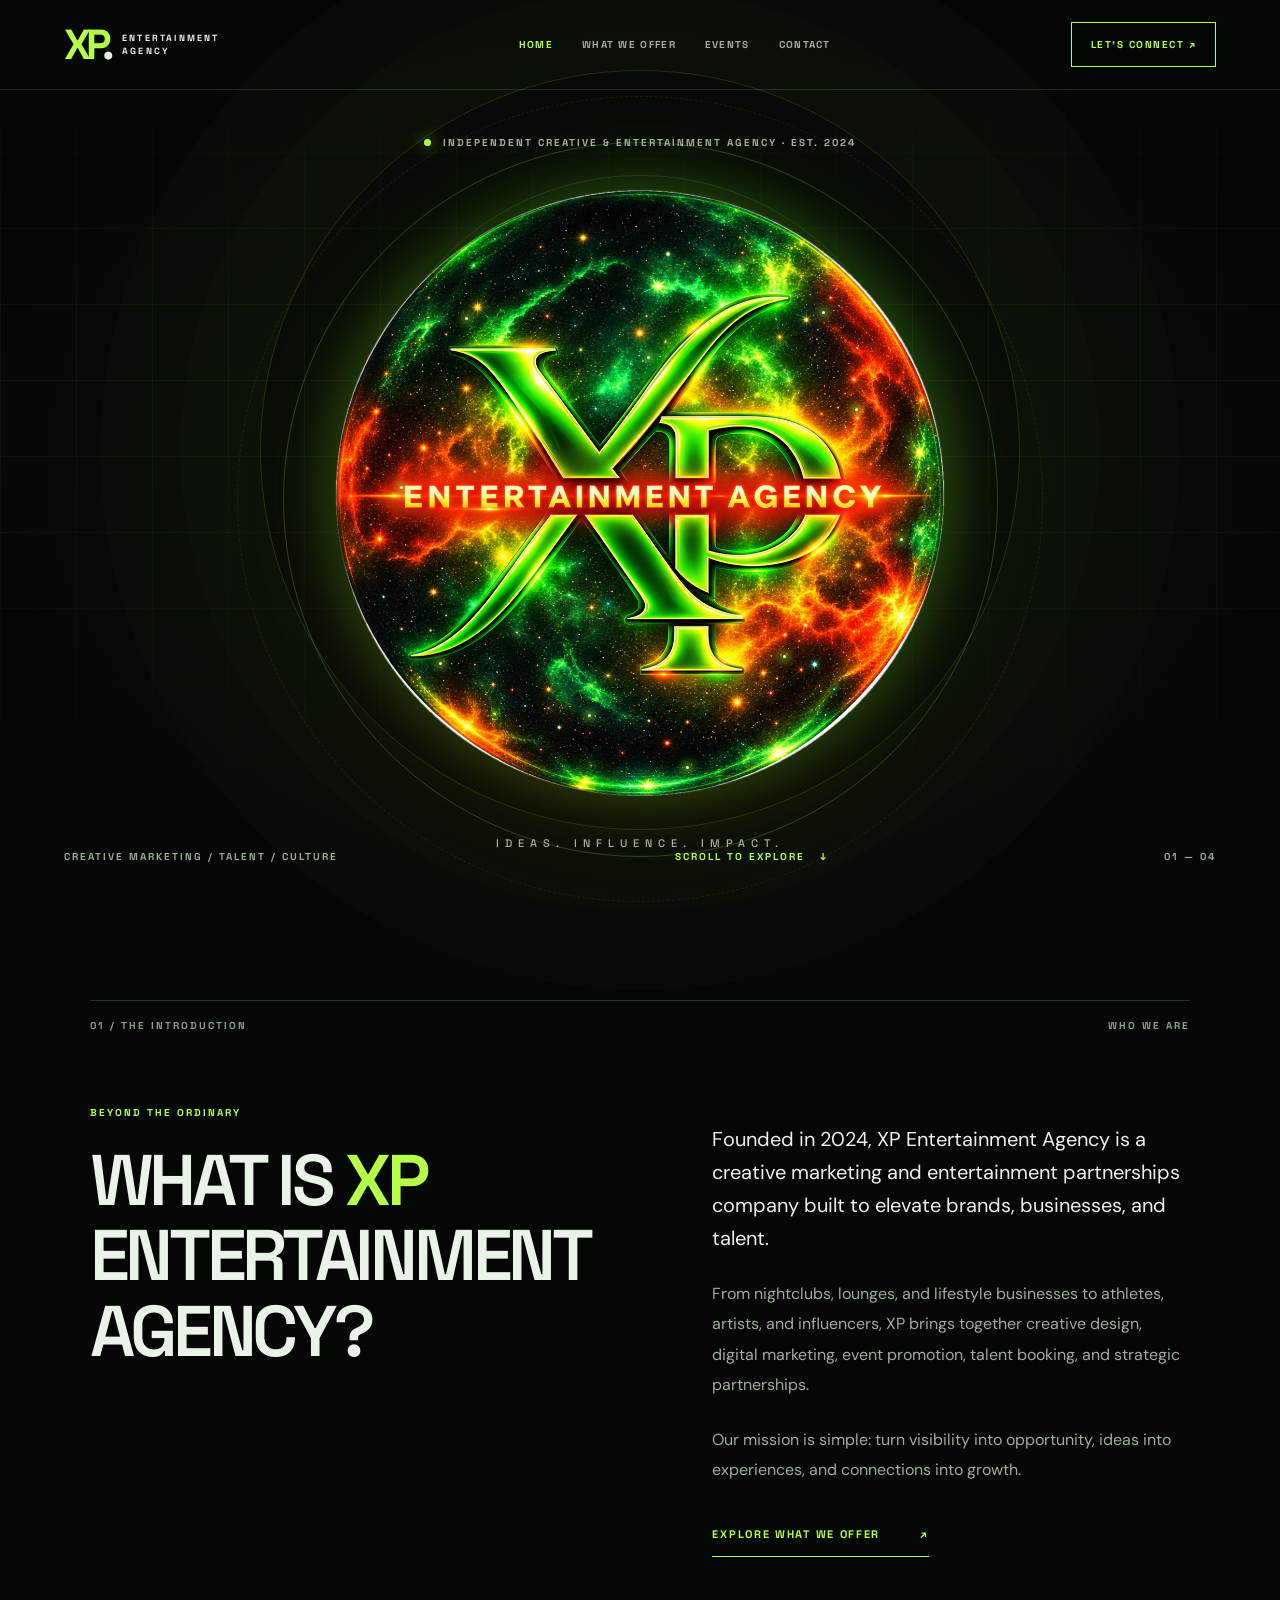
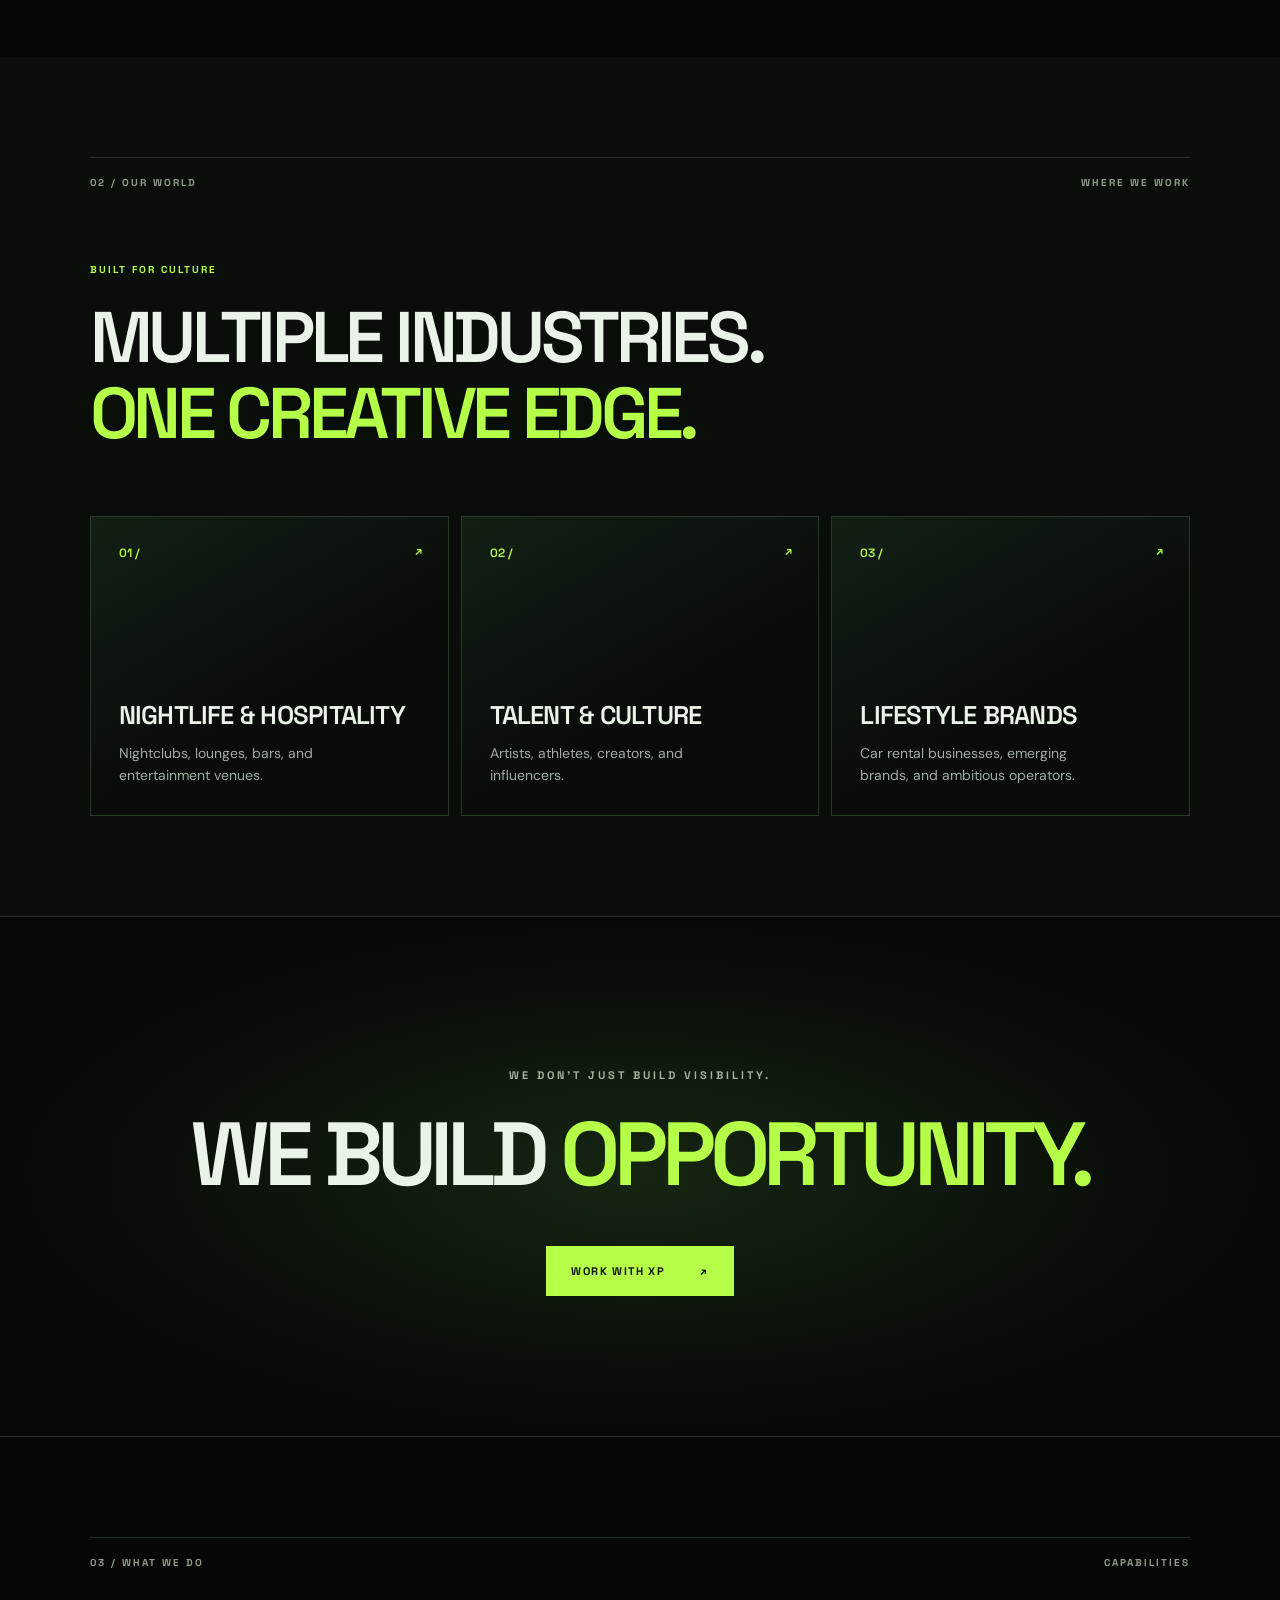
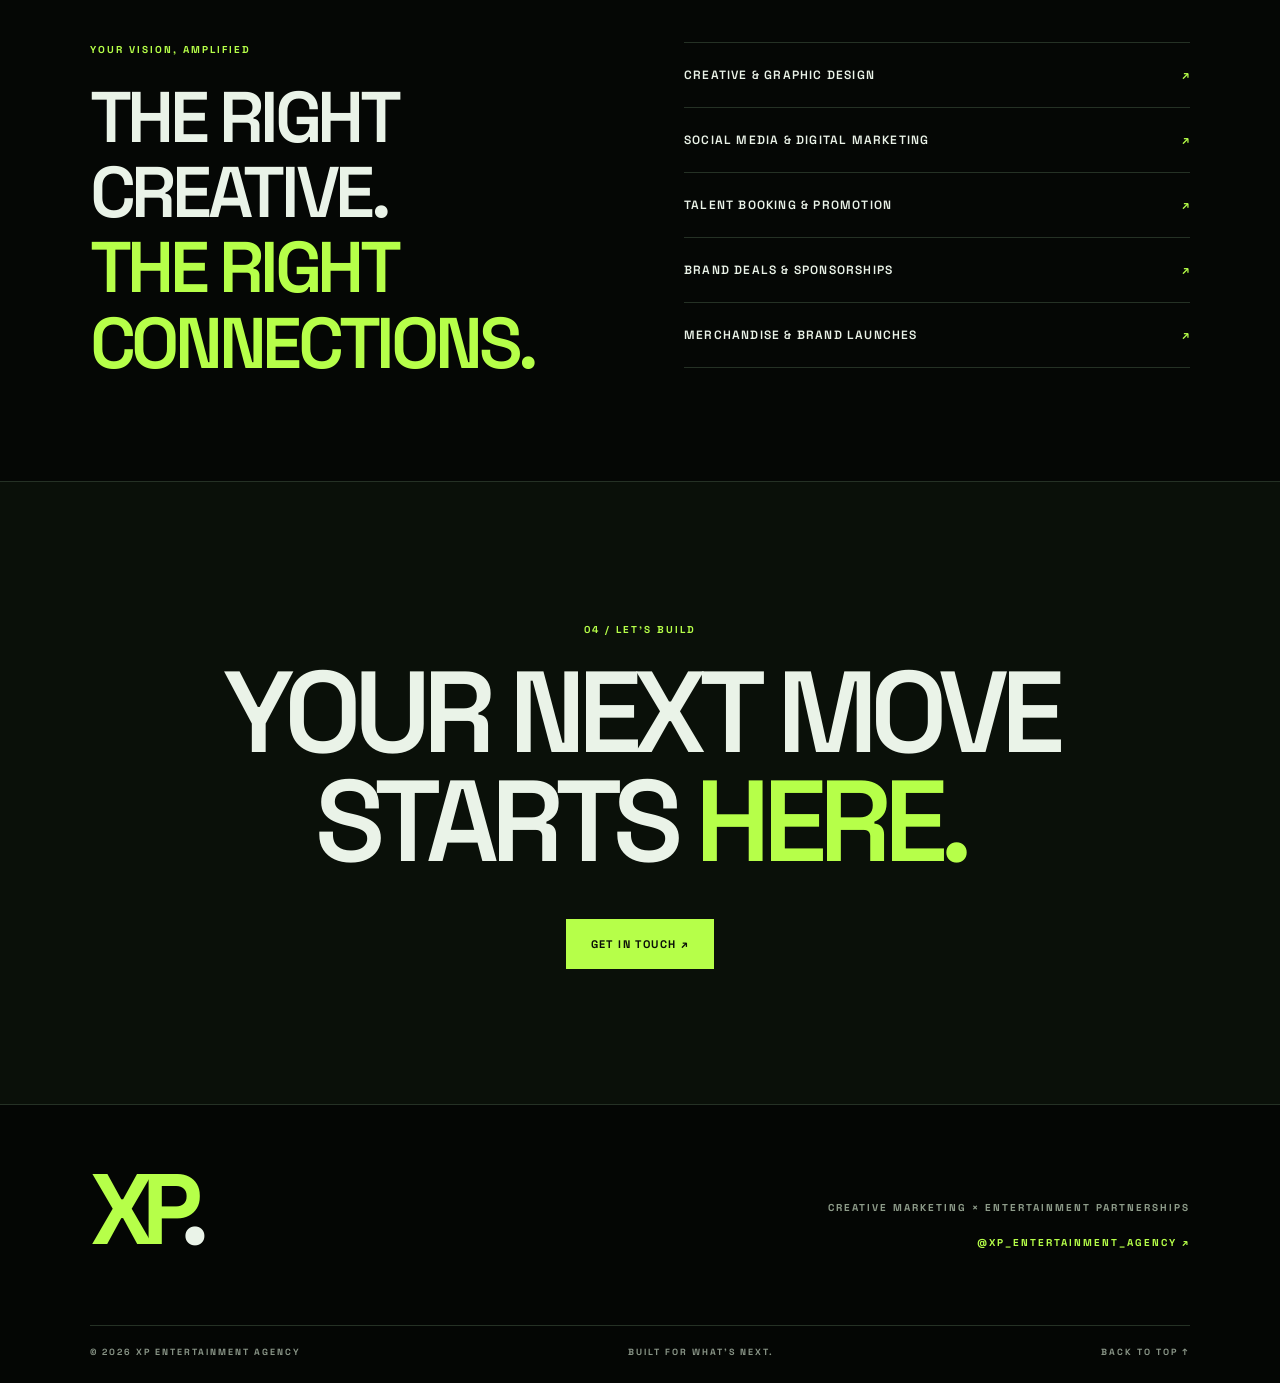
<file: index.html>
<!doctype html><html lang="en"><head><meta charset="utf-8"><meta name="viewport" content="width=device-width, initial-scale=1"><meta name="theme-color" content="#050705"><meta name="description" content="XP Entertainment Agency — creative marketing, nightlife, talent, sponsorships and brand partnerships."><title>Home | XP Entertainment Agency</title><link rel="preconnect" href="https://fonts.googleapis.com"><link rel="preconnect" href="https://fonts.gstatic.com" crossorigin><link href="https://fonts.googleapis.com/css2?family=DM+Sans:wght@400;500;600;700&family=Space+Grotesk:wght@400;500;600;700&display=swap" rel="stylesheet"><link rel="stylesheet" href="styles.css"></head><body><div class="site-shell"><header class="site-header"><a class="header-logo" href="index.html" aria-label="XP Entertainment Agency home"><span class="mark">XP<span class="mark-dot">.</span></span><span class="brand-small">ENTERTAINMENT<br>AGENCY</span></a><button class="menu-button" type="button" aria-label="Open navigation" aria-expanded="false" aria-controls="main-nav"><span></span><span></span></button><nav id="main-nav" class="nav" aria-label="Main navigation"><a class="nav-link active" href="index.html">HOME</a><a class="nav-link " href="services/">WHAT WE OFFER</a><a class="nav-link " href="events/">EVENTS</a><a class="nav-link " href="contact/">CONTACT</a></nav><a class="header-contact" href="contact/">LET'S CONNECT <span aria-hidden="true">↗</span></a></header><main><section class="hero" id="top"><div class="hero-grid"></div><div class="hero-orb orb-one"></div><div class="hero-orb orb-two"></div><div class="hero-content hero-content-cosmic"><p class="eyebrow"><span class="pulse"></span> INDEPENDENT CREATIVE & ENTERTAINMENT AGENCY · EST. 2024</p><div class="cosmic-stage"><div class="cosmic-aura"></div><div class="cosmic-ring cosmic-ring-one"></div><div class="cosmic-ring cosmic-ring-two"></div><div class="cosmic-particles" aria-hidden="true"><i></i><i></i><i></i><i></i><i></i><i></i><i></i><i></i><i></i><i></i><i></i><i></i></div><img class="cosmic-logo" src="assets/xp-cosmic-logo.png" alt="XP Entertainment Agency cosmic green and orange logo"></div><p class="hero-tagline">IDEAS. INFLUENCE. IMPACT.</p></div><div class="hero-bottom"><span>CREATIVE MARKETING / TALENT / CULTURE</span><a href="#who-we-are">SCROLL TO EXPLORE <span>↓</span></a><span>01 — 04</span></div></section><section class="intro section" id="who-we-are"><div class="section-topline"><span>01 / THE INTRODUCTION</span><span>WHO WE ARE</span></div><div class="intro-grid"><div><p class="section-kicker">BEYOND THE ORDINARY</p><h1 class="display-heading">WHAT IS <span>XP</span> ENTERTAINMENT AGENCY?</h1></div><div class="intro-copy"><p class="lead">Founded in 2024, XP Entertainment Agency is a creative marketing and entertainment partnerships company built to elevate brands, businesses, and talent.</p><p>From nightclubs, lounges, and lifestyle businesses to athletes, artists, and influencers, XP brings together creative design, digital marketing, event promotion, talent booking, and strategic partnerships.</p><p>Our mission is simple: turn visibility into opportunity, ideas into experiences, and connections into growth.</p><a class="inline-link" href="services/">EXPLORE WHAT WE OFFER <span>↗</span></a></div></div></section><section class="focus section"><div class="section-topline"><span>02 / OUR WORLD</span><span>WHERE WE WORK</span></div><div class="focus-heading"><p class="section-kicker">BUILT FOR CULTURE</p><h2 class="display-heading">MULTIPLE INDUSTRIES.<br><span>ONE CREATIVE EDGE.</span></h2></div><div class="industry-grid"><article class="industry"><span>01 /</span><h3>NIGHTLIFE & HOSPITALITY</h3><p>Nightclubs, lounges, bars, and entertainment venues.</p><div class="industry-arrow">↗</div></article><article class="industry"><span>02 /</span><h3>TALENT & CULTURE</h3><p>Artists, athletes, creators, and influencers.</p><div class="industry-arrow">↗</div></article><article class="industry"><span>03 /</span><h3>LIFESTYLE BRANDS</h3><p>Car rental businesses, emerging brands, and ambitious operators.</p><div class="industry-arrow">↗</div></article></div></section><section class="statement-section"><p>WE DON'T JUST BUILD VISIBILITY.</p><h2>WE BUILD <em>OPPORTUNITY.</em></h2><a class="pill-button" href="contact/">WORK WITH XP <span>↗</span></a></section><section class="preview section"><div class="section-topline"><span>03 / WHAT WE DO</span><span>CAPABILITIES</span></div><div class="preview-layout"><div><p class="section-kicker">YOUR VISION, AMPLIFIED</p><h2 class="display-heading">THE RIGHT CREATIVE.<br><span>THE RIGHT CONNECTIONS.</span></h2></div><div class="service-teaser"><a href="services/"><span>CREATIVE & GRAPHIC DESIGN</span><span>↗</span></a><a href="services/"><span>SOCIAL MEDIA & DIGITAL MARKETING</span><span>↗</span></a><a href="services/"><span>TALENT BOOKING & PROMOTION</span><span>↗</span></a><a href="services/"><span>BRAND DEALS & SPONSORSHIPS</span><span>↗</span></a><a href="services/"><span>MERCHANDISE & BRAND LAUNCHES</span><span>↗</span></a></div></div></section><section class="bottom-cta section"><span class="section-kicker">04 / LET'S BUILD</span><h2>YOUR NEXT MOVE<br>STARTS <span>HERE.</span></h2><a class="pill-button" href="contact/">GET IN TOUCH ↗</a></section></main><footer class="footer"><div class="footer-top"><a class="footer-brand" href="index.html">XP<span>.</span></a><div class="footer-meta"><span>CREATIVE MARKETING × ENTERTAINMENT PARTNERSHIPS</span><a href="https://www.instagram.com/xp_entertainment_agency/" target="_blank" rel="noopener noreferrer">@XP_ENTERTAINMENT_AGENCY ↗</a></div></div><div class="footer-bottom"><span>© <span id="year"></span> XP ENTERTAINMENT AGENCY</span><span>BUILT FOR WHAT'S NEXT.</span><a href="#top">BACK TO TOP ↑</a></div></footer></div><script src="script.js"></script></body></html>
</file>
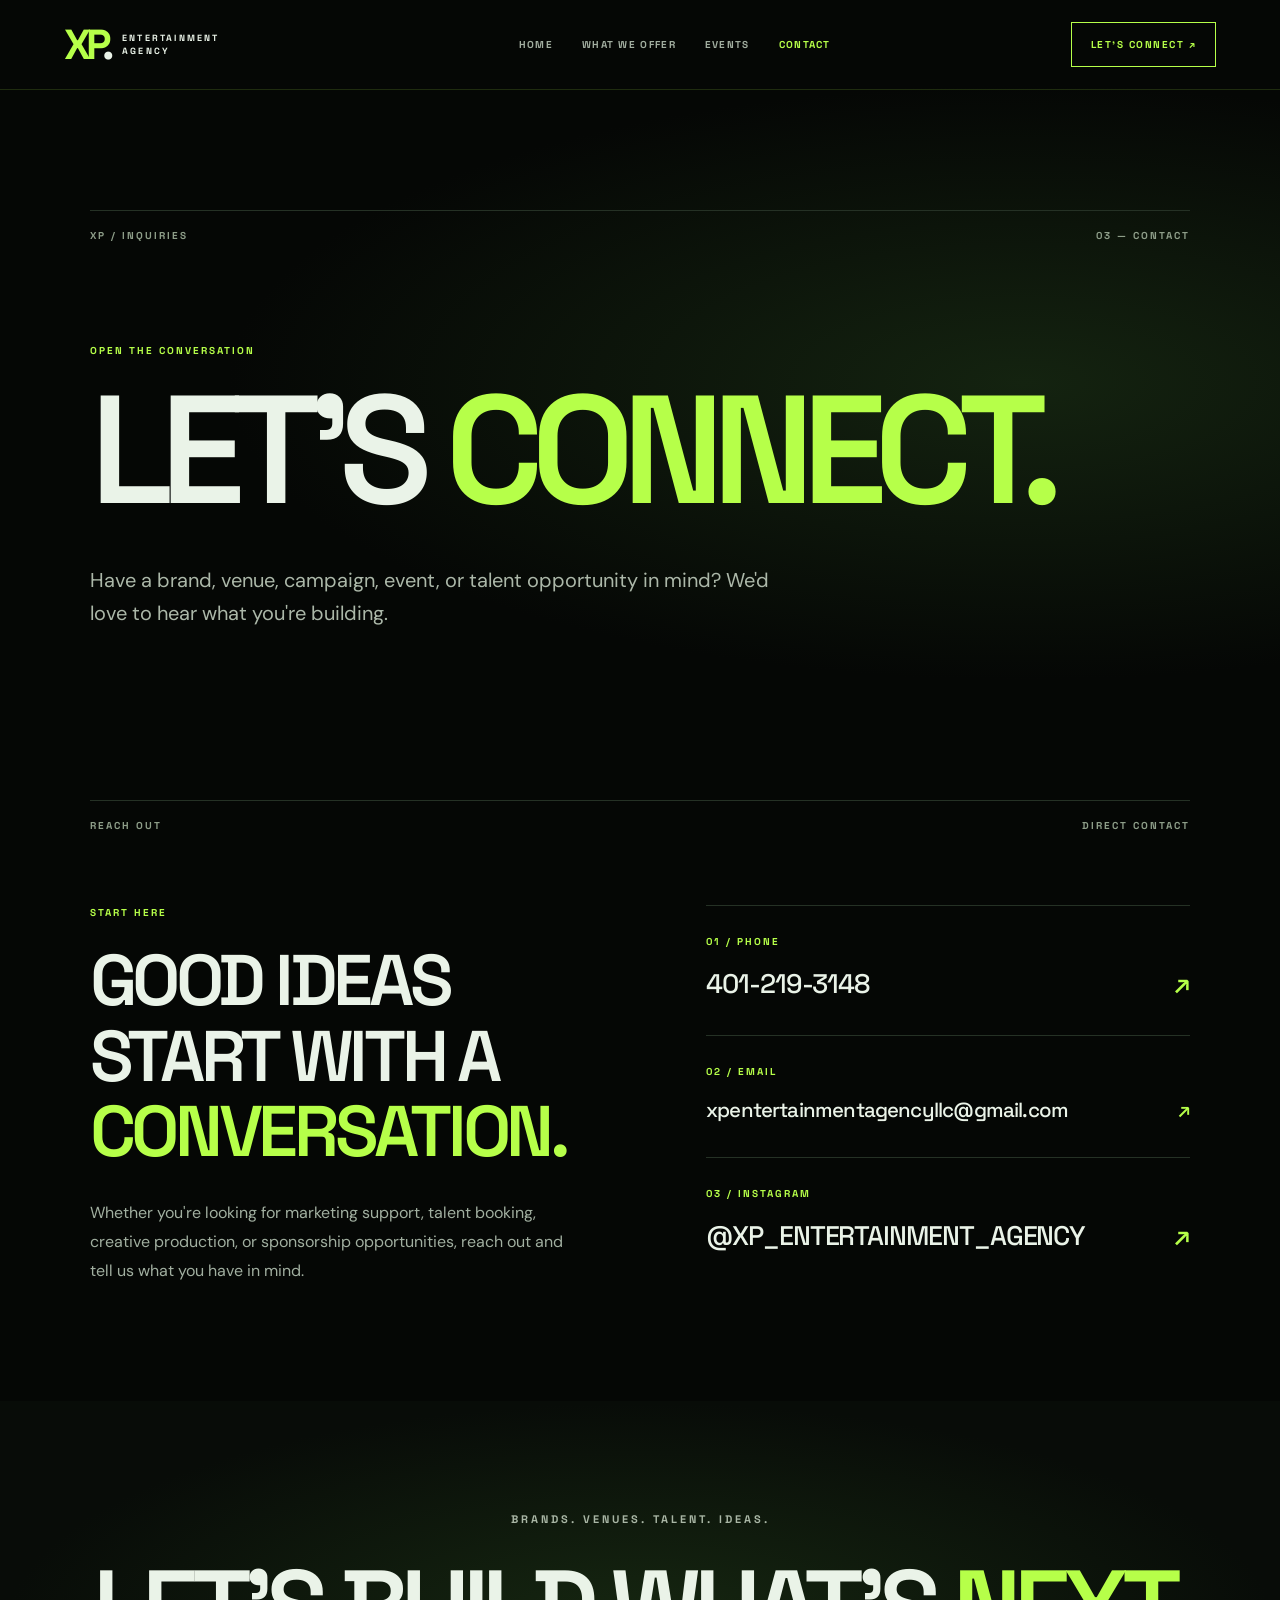
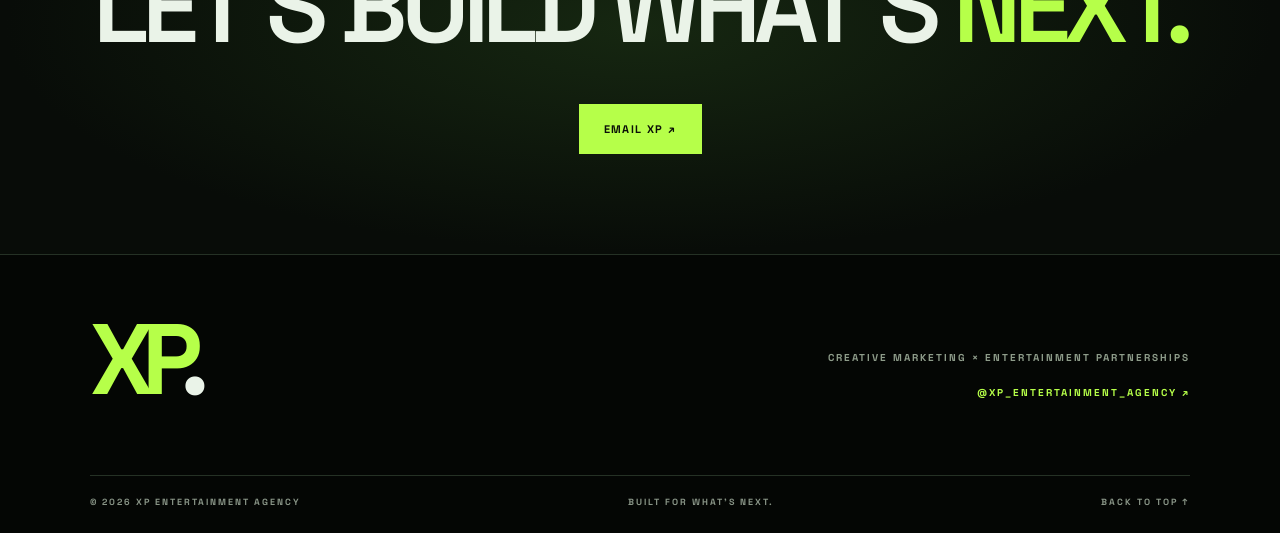
<file: contact/index.html>
<!doctype html><html lang="en"><head><meta charset="utf-8"><meta name="viewport" content="width=device-width, initial-scale=1"><meta name="theme-color" content="#050705"><meta name="description" content="Contact XP Entertainment Agency about marketing, entertainment, talent, events and sponsorships."><title>Contact | XP Entertainment Agency</title><link rel="preconnect" href="https://fonts.googleapis.com"><link rel="preconnect" href="https://fonts.gstatic.com" crossorigin><link href="https://fonts.googleapis.com/css2?family=DM+Sans:wght@400;500;600;700&family=Space+Grotesk:wght@400;500;600;700&display=swap" rel="stylesheet"><link rel="stylesheet" href="../styles.css"></head><body><div class="site-shell"><header class="site-header"><a class="header-logo" href="../index.html" aria-label="XP Entertainment Agency home"><span class="mark">XP<span class="mark-dot">.</span></span><span class="brand-small">ENTERTAINMENT<br>AGENCY</span></a><button class="menu-button" type="button" aria-label="Open navigation" aria-expanded="false" aria-controls="main-nav"><span></span><span></span></button><nav id="main-nav" class="nav" aria-label="Main navigation"><a class="nav-link " href="../index.html">HOME</a><a class="nav-link " href="../services/">WHAT WE OFFER</a><a class="nav-link " href="../events/">EVENTS</a><a class="nav-link active" href="../contact/">CONTACT</a></nav><a class="header-contact" href="../contact/">LET'S CONNECT <span aria-hidden="true">↗</span></a></header><main><section class="page-hero section" id="top"><div class="section-topline"><span>XP / INQUIRIES</span><span>03 — CONTACT</span></div><p class="section-kicker">OPEN THE CONVERSATION</p><h1 class="page-title">LET'S <span>CONNECT.</span></h1><p class="page-intro">Have a brand, venue, campaign, event, or talent opportunity in mind? We'd love to hear what you're building.</p></section><section class="section contact-section"><div class="section-topline"><span>REACH OUT</span><span>DIRECT CONTACT</span></div><div class="contact-layout"><div><p class="section-kicker">START HERE</p><h2 class="display-heading">GOOD IDEAS<br>START WITH A <span>CONVERSATION.</span></h2><p class="contact-copy">Whether you're looking for marketing support, talent booking, creative production, or sponsorship opportunities, reach out and tell us what you have in mind.</p></div><div class="contact-methods"><div class="contact-method"><span>01 / PHONE</span><a href="tel:+14012193148">401-219-3148 <span>↗</span></a></div><div class="contact-method"><span>02 / EMAIL</span><a class="email-link" href="mailto:xpentertainmentagencyllc@gmail.com">xpentertainmentagencyllc@gmail.com <span>↗</span></a></div><div class="contact-method"><span>03 / INSTAGRAM</span><a href="https://www.instagram.com/xp_entertainment_agency/" target="_blank" rel="noopener noreferrer">@XP_ENTERTAINMENT_AGENCY <span>↗</span></a></div></div></div></section><section class="contact-banner section"><p>BRANDS. VENUES. TALENT. IDEAS.</p><h2>LET'S BUILD WHAT'S <span>NEXT.</span></h2><a class="pill-button" href="mailto:xpentertainmentagencyllc@gmail.com?subject=XP%20Entertainment%20Agency%20Inquiry">EMAIL XP ↗</a></section></main><footer class="footer"><div class="footer-top"><a class="footer-brand" href="../index.html">XP<span>.</span></a><div class="footer-meta"><span>CREATIVE MARKETING × ENTERTAINMENT PARTNERSHIPS</span><a href="https://www.instagram.com/xp_entertainment_agency/" target="_blank" rel="noopener noreferrer">@XP_ENTERTAINMENT_AGENCY ↗</a></div></div><div class="footer-bottom"><span>© <span id="year"></span> XP ENTERTAINMENT AGENCY</span><span>BUILT FOR WHAT'S NEXT.</span><a href="#top">BACK TO TOP ↑</a></div></footer></div><script src="../script.js"></script></body></html>
</file>
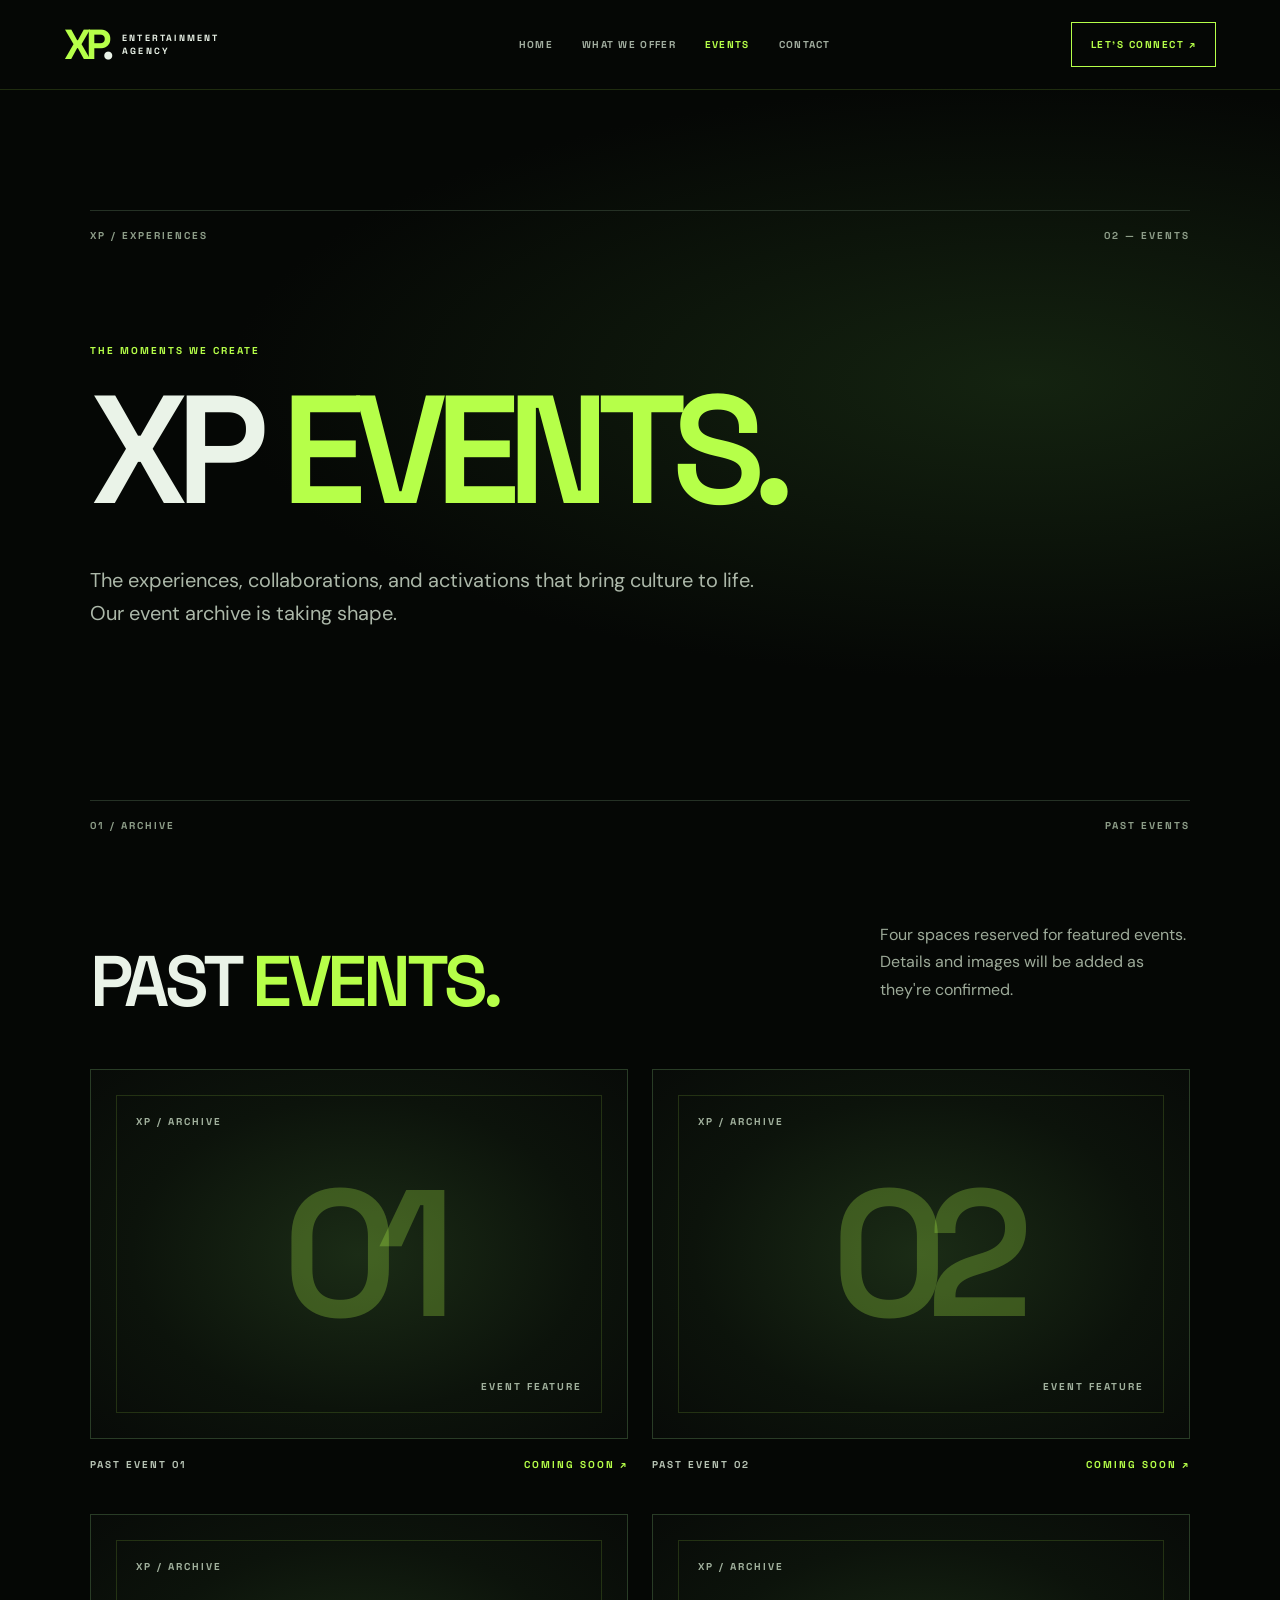
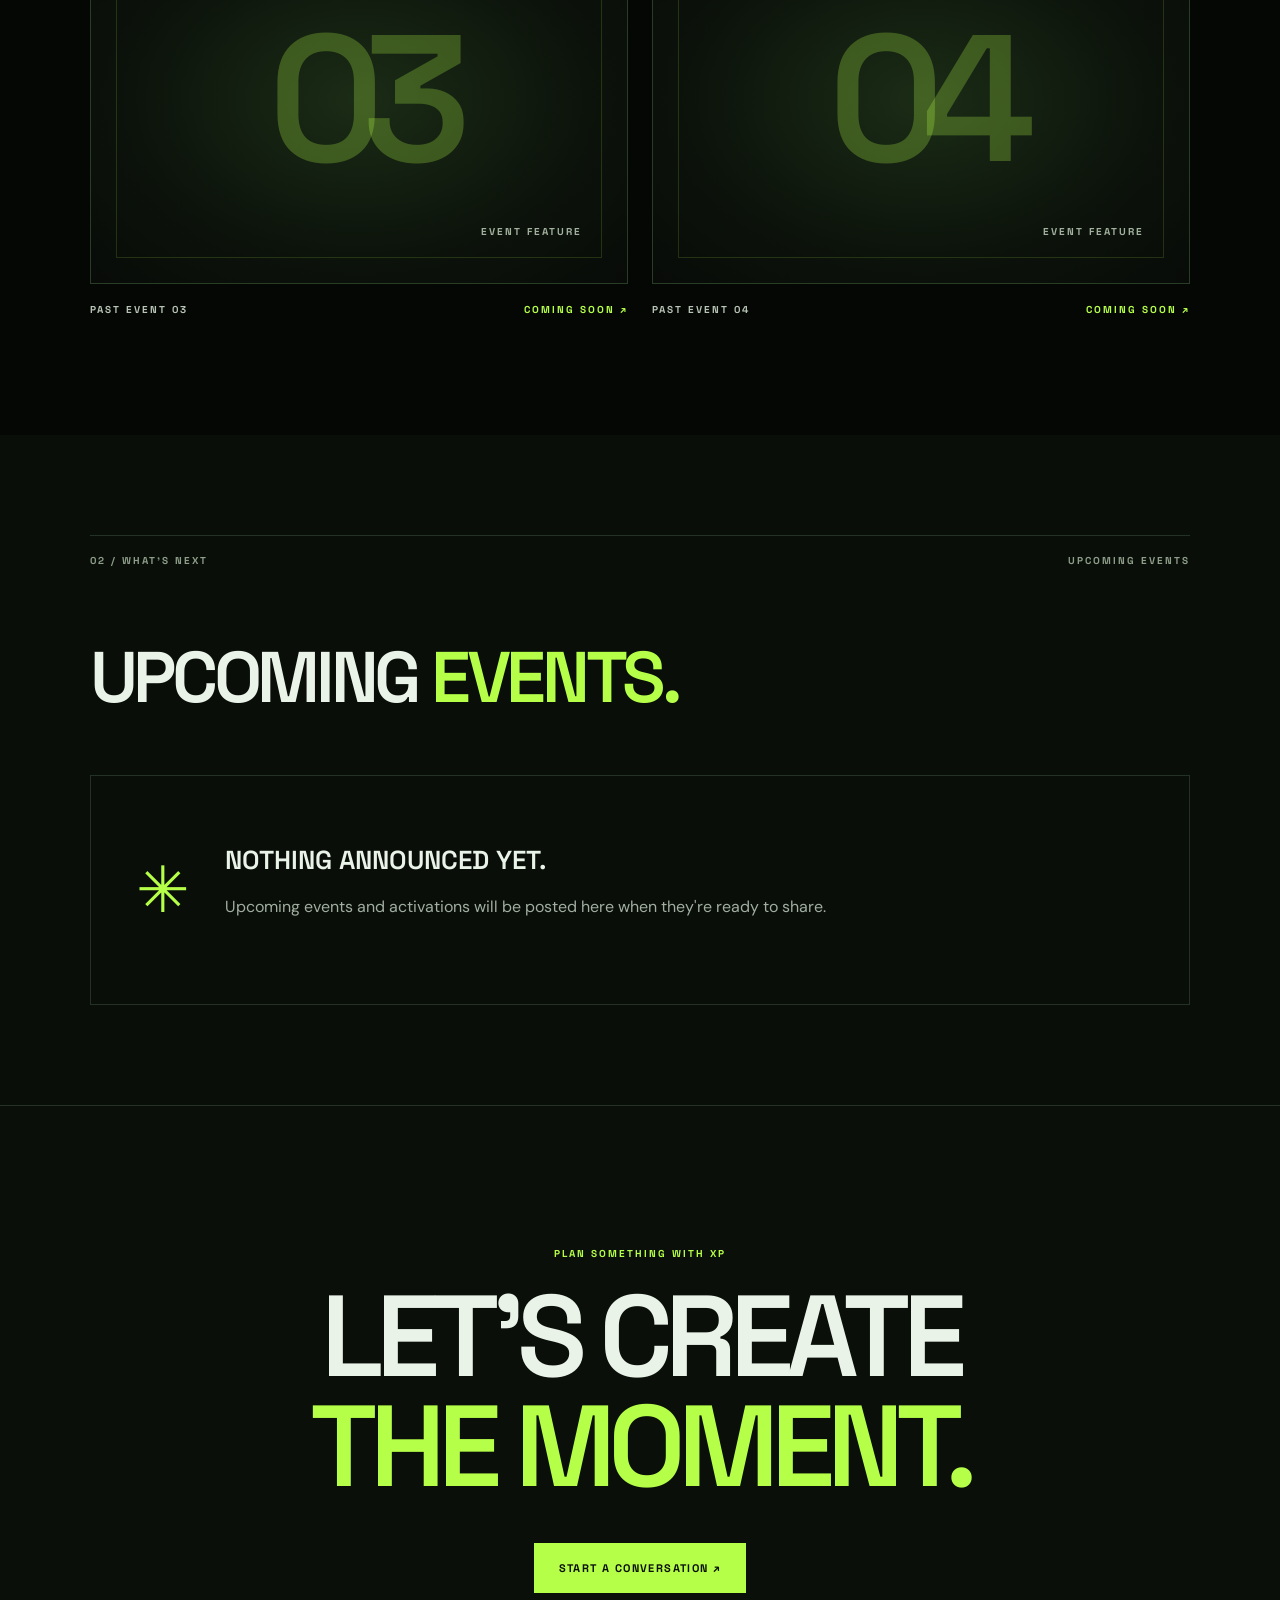
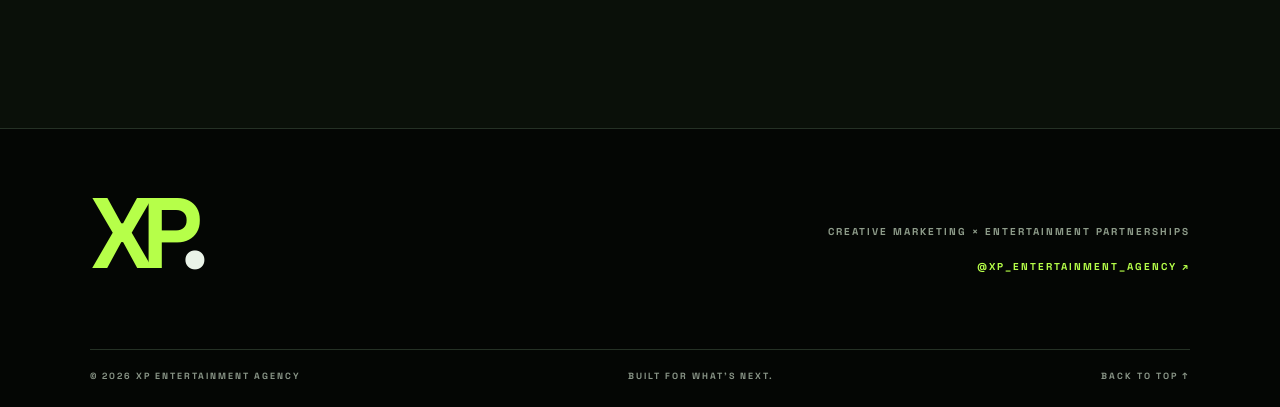
<file: events/index.html>
<!doctype html><html lang="en"><head><meta charset="utf-8"><meta name="viewport" content="width=device-width, initial-scale=1"><meta name="theme-color" content="#050705"><meta name="description" content="Explore past and upcoming XP Entertainment Agency events and collaborations."><title>Events | XP Entertainment Agency</title><link rel="preconnect" href="https://fonts.googleapis.com"><link rel="preconnect" href="https://fonts.gstatic.com" crossorigin><link href="https://fonts.googleapis.com/css2?family=DM+Sans:wght@400;500;600;700&family=Space+Grotesk:wght@400;500;600;700&display=swap" rel="stylesheet"><link rel="stylesheet" href="../styles.css"></head><body><div class="site-shell"><header class="site-header"><a class="header-logo" href="../index.html" aria-label="XP Entertainment Agency home"><span class="mark">XP<span class="mark-dot">.</span></span><span class="brand-small">ENTERTAINMENT<br>AGENCY</span></a><button class="menu-button" type="button" aria-label="Open navigation" aria-expanded="false" aria-controls="main-nav"><span></span><span></span></button><nav id="main-nav" class="nav" aria-label="Main navigation"><a class="nav-link " href="../index.html">HOME</a><a class="nav-link " href="../services/">WHAT WE OFFER</a><a class="nav-link active" href="../events/">EVENTS</a><a class="nav-link " href="../contact/">CONTACT</a></nav><a class="header-contact" href="../contact/">LET'S CONNECT <span aria-hidden="true">↗</span></a></header><main><section class="page-hero section" id="top"><div class="section-topline"><span>XP / EXPERIENCES</span><span>02 — EVENTS</span></div><p class="section-kicker">THE MOMENTS WE CREATE</p><h1 class="page-title">XP <span>EVENTS.</span></h1><p class="page-intro">The experiences, collaborations, and activations that bring culture to life. Our event archive is taking shape.</p></section><section class="section event-section"><div class="section-topline"><span>01 / ARCHIVE</span><span>PAST EVENTS</span></div><div class="event-section-heading"><h2 class="display-heading">PAST <span>EVENTS.</span></h2><p>Four spaces reserved for featured events. Details and images will be added as they're confirmed.</p></div><div class="event-grid"><article class="event-placeholder"><div class="placeholder-design"><span>XP / ARCHIVE</span><strong>01</strong><small>EVENT FEATURE</small></div><div class="placeholder-caption"><span>PAST EVENT 01</span><span>COMING SOON ↗</span></div></article><article class="event-placeholder"><div class="placeholder-design"><span>XP / ARCHIVE</span><strong>02</strong><small>EVENT FEATURE</small></div><div class="placeholder-caption"><span>PAST EVENT 02</span><span>COMING SOON ↗</span></div></article><article class="event-placeholder"><div class="placeholder-design"><span>XP / ARCHIVE</span><strong>03</strong><small>EVENT FEATURE</small></div><div class="placeholder-caption"><span>PAST EVENT 03</span><span>COMING SOON ↗</span></div></article><article class="event-placeholder"><div class="placeholder-design"><span>XP / ARCHIVE</span><strong>04</strong><small>EVENT FEATURE</small></div><div class="placeholder-caption"><span>PAST EVENT 04</span><span>COMING SOON ↗</span></div></article></div></section><section class="section upcoming"><div class="section-topline"><span>02 / WHAT'S NEXT</span><span>UPCOMING EVENTS</span></div><h2 class="display-heading">UPCOMING <span>EVENTS.</span></h2><div class="empty-state"><span class="empty-icon">✳</span><div><h3>NOTHING ANNOUNCED YET.</h3><p>Upcoming events and activations will be posted here when they're ready to share.</p></div></div></section><section class="bottom-cta section"><span class="section-kicker">PLAN SOMETHING WITH XP</span><h2>LET'S CREATE<br><span>THE MOMENT.</span></h2><a class="pill-button" href="../contact/">START A CONVERSATION ↗</a></section></main><footer class="footer"><div class="footer-top"><a class="footer-brand" href="../index.html">XP<span>.</span></a><div class="footer-meta"><span>CREATIVE MARKETING × ENTERTAINMENT PARTNERSHIPS</span><a href="https://www.instagram.com/xp_entertainment_agency/" target="_blank" rel="noopener noreferrer">@XP_ENTERTAINMENT_AGENCY ↗</a></div></div><div class="footer-bottom"><span>© <span id="year"></span> XP ENTERTAINMENT AGENCY</span><span>BUILT FOR WHAT'S NEXT.</span><a href="#top">BACK TO TOP ↑</a></div></footer></div><script src="../script.js"></script></body></html>
</file>
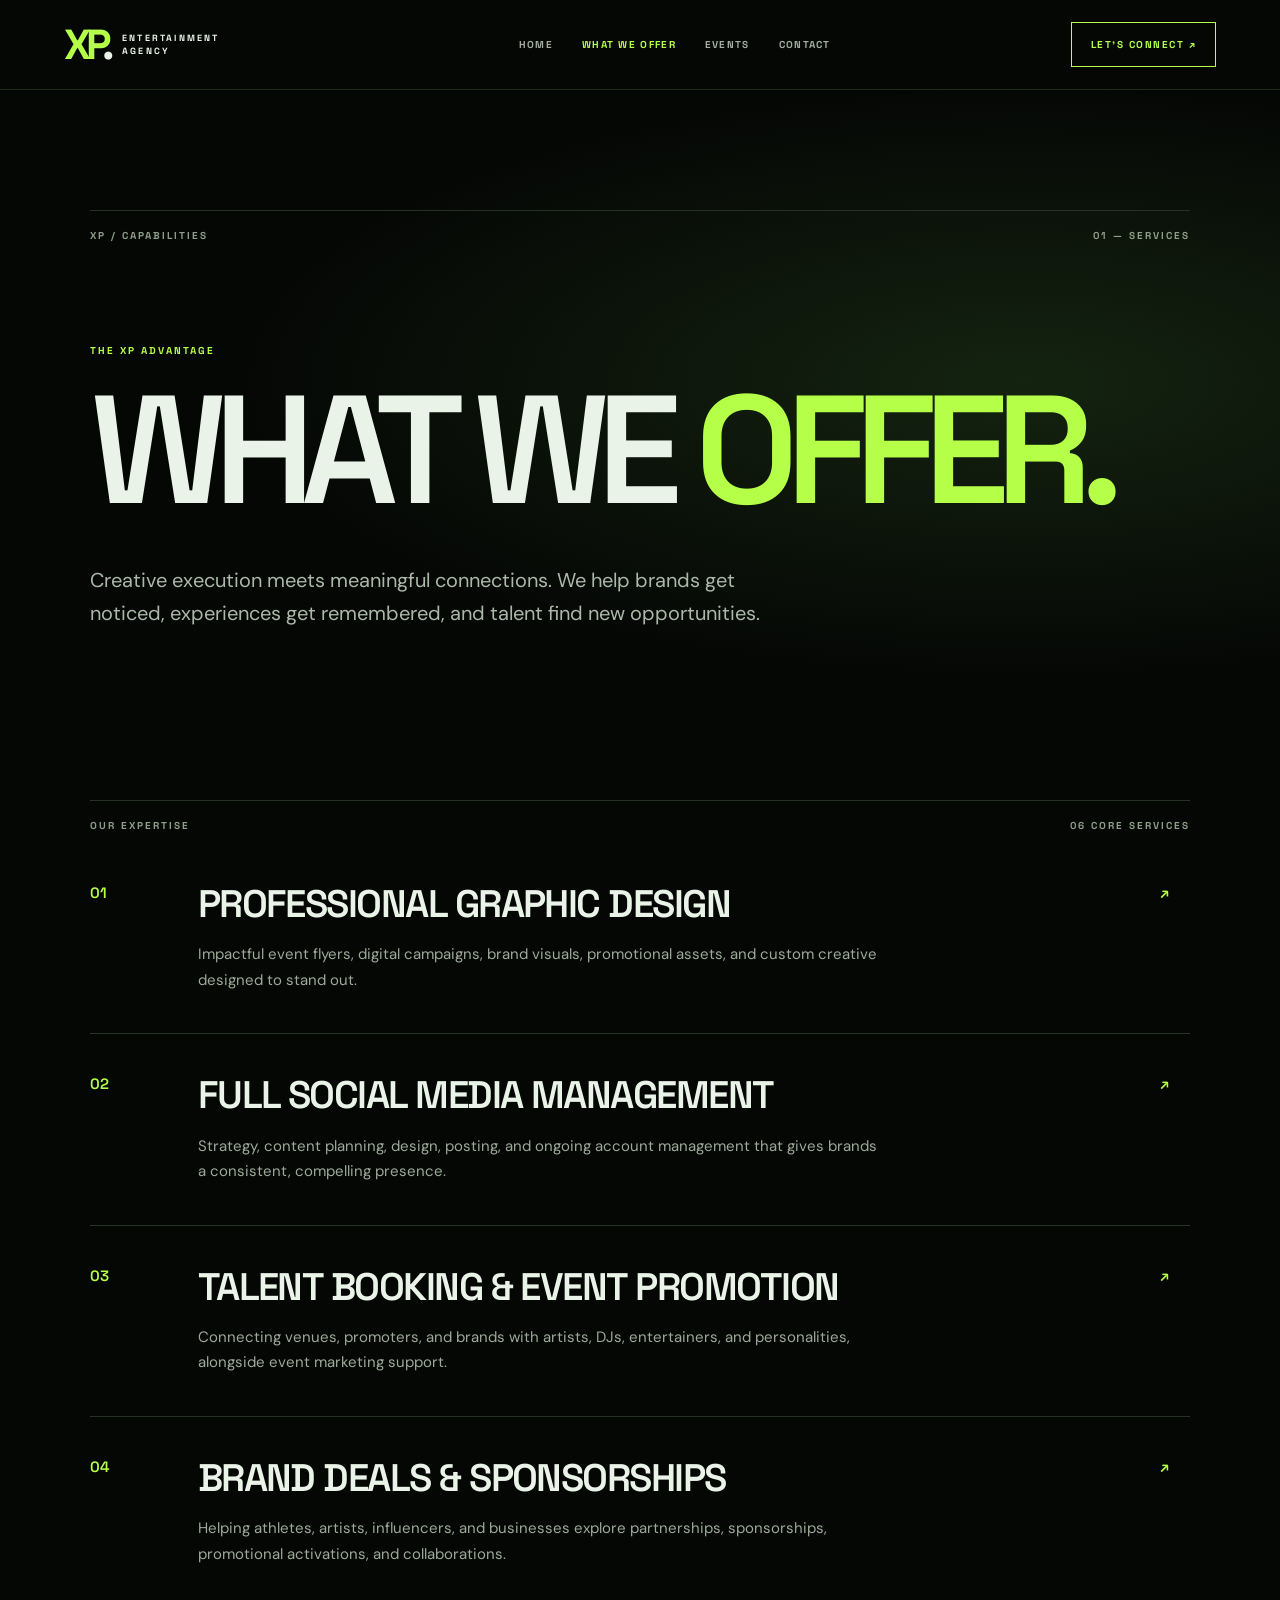
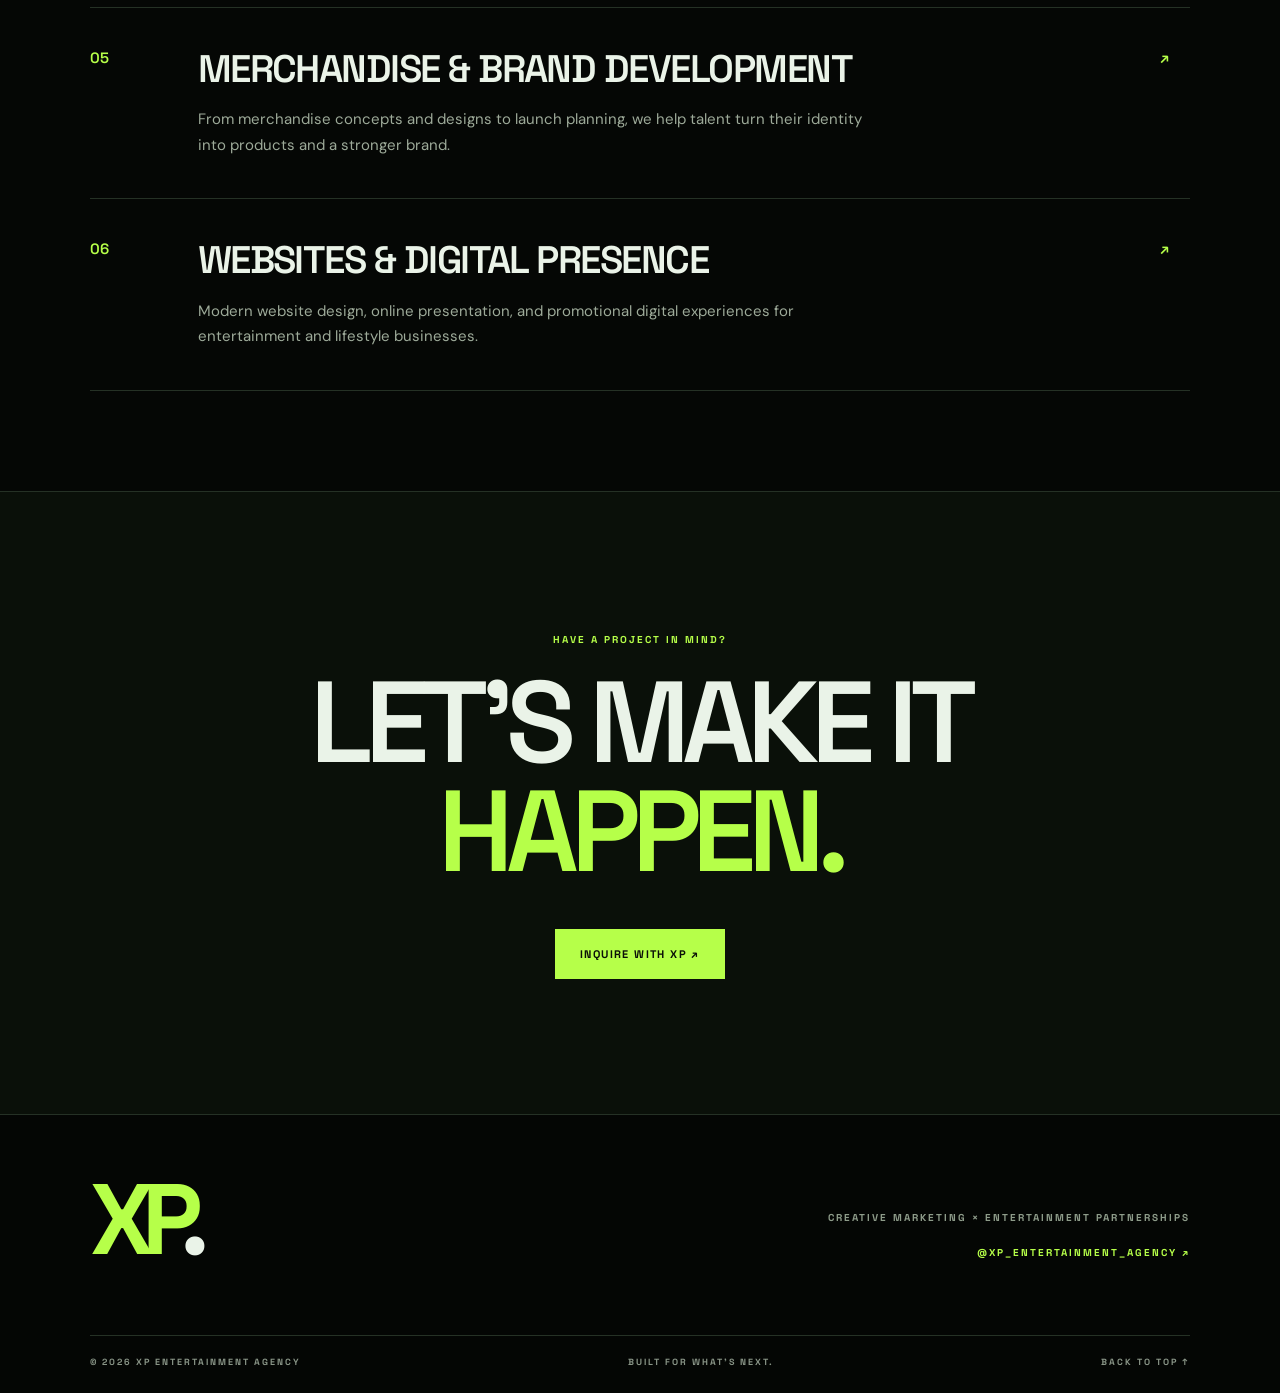
<file: services/index.html>
<!doctype html><html lang="en"><head><meta charset="utf-8"><meta name="viewport" content="width=device-width, initial-scale=1"><meta name="theme-color" content="#050705"><meta name="description" content="Explore XP Entertainment Agency services: graphic design, social media, talent booking, brand deals, merchandise and websites."><title>What We Offer | XP Entertainment Agency</title><link rel="preconnect" href="https://fonts.googleapis.com"><link rel="preconnect" href="https://fonts.gstatic.com" crossorigin><link href="https://fonts.googleapis.com/css2?family=DM+Sans:wght@400;500;600;700&family=Space+Grotesk:wght@400;500;600;700&display=swap" rel="stylesheet"><link rel="stylesheet" href="../styles.css"></head><body><div class="site-shell"><header class="site-header"><a class="header-logo" href="../index.html" aria-label="XP Entertainment Agency home"><span class="mark">XP<span class="mark-dot">.</span></span><span class="brand-small">ENTERTAINMENT<br>AGENCY</span></a><button class="menu-button" type="button" aria-label="Open navigation" aria-expanded="false" aria-controls="main-nav"><span></span><span></span></button><nav id="main-nav" class="nav" aria-label="Main navigation"><a class="nav-link " href="../index.html">HOME</a><a class="nav-link active" href="../services/">WHAT WE OFFER</a><a class="nav-link " href="../events/">EVENTS</a><a class="nav-link " href="../contact/">CONTACT</a></nav><a class="header-contact" href="../contact/">LET'S CONNECT <span aria-hidden="true">↗</span></a></header><main><section class="page-hero section" id="top"><div class="section-topline"><span>XP / CAPABILITIES</span><span>01 — SERVICES</span></div><p class="section-kicker">THE XP ADVANTAGE</p><h1 class="page-title">WHAT WE <span>OFFER.</span></h1><p class="page-intro">Creative execution meets meaningful connections. We help brands get noticed, experiences get remembered, and talent find new opportunities.</p></section><section class="section service-list"><div class="section-topline"><span>OUR EXPERTISE</span><span>06 CORE SERVICES</span></div><div class="service-row"><span class="service-num">01</span><div><h2>PROFESSIONAL GRAPHIC DESIGN</h2><p>Impactful event flyers, digital campaigns, brand visuals, promotional assets, and custom creative designed to stand out.</p></div><span class="service-symbol">↗</span></div><div class="service-row"><span class="service-num">02</span><div><h2>FULL SOCIAL MEDIA MANAGEMENT</h2><p>Strategy, content planning, design, posting, and ongoing account management that gives brands a consistent, compelling presence.</p></div><span class="service-symbol">↗</span></div><div class="service-row"><span class="service-num">03</span><div><h2>TALENT BOOKING & EVENT PROMOTION</h2><p>Connecting venues, promoters, and brands with artists, DJs, entertainers, and personalities, alongside event marketing support.</p></div><span class="service-symbol">↗</span></div><div class="service-row"><span class="service-num">04</span><div><h2>BRAND DEALS & SPONSORSHIPS</h2><p>Helping athletes, artists, influencers, and businesses explore partnerships, sponsorships, promotional activations, and collaborations.</p></div><span class="service-symbol">↗</span></div><div class="service-row"><span class="service-num">05</span><div><h2>MERCHANDISE & BRAND DEVELOPMENT</h2><p>From merchandise concepts and designs to launch planning, we help talent turn their identity into products and a stronger brand.</p></div><span class="service-symbol">↗</span></div><div class="service-row"><span class="service-num">06</span><div><h2>WEBSITES & DIGITAL PRESENCE</h2><p>Modern website design, online presentation, and promotional digital experiences for entertainment and lifestyle businesses.</p></div><span class="service-symbol">↗</span></div></section><section class="bottom-cta section"><span class="section-kicker">HAVE A PROJECT IN MIND?</span><h2>LET'S MAKE IT<br><span>HAPPEN.</span></h2><a class="pill-button" href="../contact/">INQUIRE WITH XP ↗</a></section></main><footer class="footer"><div class="footer-top"><a class="footer-brand" href="../index.html">XP<span>.</span></a><div class="footer-meta"><span>CREATIVE MARKETING × ENTERTAINMENT PARTNERSHIPS</span><a href="https://www.instagram.com/xp_entertainment_agency/" target="_blank" rel="noopener noreferrer">@XP_ENTERTAINMENT_AGENCY ↗</a></div></div><div class="footer-bottom"><span>© <span id="year"></span> XP ENTERTAINMENT AGENCY</span><span>BUILT FOR WHAT'S NEXT.</span><a href="#top">BACK TO TOP ↑</a></div></footer></div><script src="../script.js"></script></body></html>
</file>
<file: styles.css>
:root{--bg:#050705;--panel:#0a0f0a;--line:#253125;--green:#b6ff49;--muted:#889386;--white:#eaf3e8}*{box-sizing:border-box}html{scroll-behavior:smooth}body{margin:0;background:var(--bg);color:var(--white);font-family:'DM Sans',sans-serif;-webkit-font-smoothing:antialiased}a{color:inherit;text-decoration:none}button{font:inherit}.site-shell{overflow:hidden}.site-header{height:90px;padding:0 5%;position:absolute;top:0;left:0;right:0;z-index:30;display:flex;align-items:center;gap:40px;border-bottom:1px solid rgba(182,255,73,.15)}.header-logo{display:flex;align-items:center;gap:12px;min-width:215px}.mark{font:700 42px/1 'Space Grotesk',sans-serif;letter-spacing:-5px;color:var(--green)}.mark-dot,.footer-brand span{color:var(--white)}.brand-small{font:700 9px/1.4 'Space Grotesk',sans-serif;letter-spacing:2.2px}.nav{display:flex;align-items:center;justify-content:center;gap:29px;flex:1}.nav-link{font:700 10px 'Space Grotesk',sans-serif;letter-spacing:1.3px;color:#a2aea0;transition:color .2s}.nav-link:hover,.nav-link.active{color:var(--green)}.header-contact{font:700 10px 'Space Grotesk',sans-serif;letter-spacing:1.5px;border:1px solid var(--green);padding:15px 19px;color:var(--green);white-space:nowrap;transition:.2s}.header-contact:hover,.pill-button:hover{background:var(--white);color:#070907;border-color:var(--white)}.menu-button{display:none}.hero{height:min(950px,100svh);min-height:690px;position:relative;display:flex;align-items:center;justify-content:center;isolation:isolate;background:radial-gradient(ellipse at 50% 52%,#13220e 0%,#080d07 40%,#050705 74%)}.hero-grid{position:absolute;inset:0;z-index:-1;background-image:linear-gradient(rgba(182,255,73,.05) 1px,transparent 1px),linear-gradient(90deg,rgba(182,255,73,.05) 1px,transparent 1px);background-size:76px 76px;mask-image:linear-gradient(to bottom,transparent 4%,black 40%,transparent 95%)}.hero-orb{position:absolute;z-index:-1;border:1px solid rgba(182,255,73,.16);border-radius:50%;aspect-ratio:1}.orb-one{width:760px;box-shadow:0 0 0 80px rgba(182,255,73,.012),0 0 0 160px rgba(182,255,73,.01)}.orb-two{width:550px;border-color:rgba(182,255,73,.12)}.hero-content{text-align:center;padding:120px 20px 70px}.eyebrow,.section-kicker,.section-topline,.hero-bottom,.footer,.placeholder-caption,.contact-method>span{font:700 10px/1.5 'Space Grotesk',sans-serif;letter-spacing:2px}.eyebrow{color:#a4b19f;display:flex;justify-content:center;align-items:center;gap:12px}.pulse{width:7px;height:7px;background:var(--green);border-radius:50%;box-shadow:0 0 16px var(--green)}.hero-xp{font:700 clamp(170px,27vw,430px)/.84 'Space Grotesk',sans-serif;letter-spacing:-.12em;color:var(--green);padding-right:.14em;text-shadow:0 0 90px rgba(182,255,73,.12)}.hero-xp span{color:var(--white)}.hero-title{font:500 clamp(15px,2.7vw,37px) 'Space Grotesk',sans-serif;letter-spacing:clamp(3px,.6vw,10px)}.hero-title span{color:var(--green)}.hero-tagline{font:500 11px 'Space Grotesk',sans-serif;letter-spacing:6px;margin-top:30px;color:#a6b4a2}.hero-bottom{position:absolute;bottom:36px;left:5%;right:5%;display:flex;align-items:center;justify-content:space-between;color:#9bab97}.hero-bottom a{color:var(--green)}.hero-bottom a span{padding-left:10px}.section{padding:100px 7%}.section-topline{display:flex;justify-content:space-between;border-top:1px solid var(--line);padding-top:17px;color:#8e9e89;margin-bottom:72px}.section-kicker{color:var(--green);margin:0 0 23px}.intro-grid{display:grid;grid-template-columns:1.05fr 1fr;gap:11%;align-items:start}.display-heading{font:600 clamp(40px,5.6vw,82px)/1.05 'Space Grotesk',sans-serif;letter-spacing:-.06em;margin:0}.display-heading span,.bottom-cta h2 span,.page-title span,.contact-banner h2 span{color:var(--green)}.intro-copy{padding-top:18px;color:#9fae9c;font-size:16px;line-height:1.9}.intro-copy p{margin:0 0 24px}.intro-copy .lead{color:var(--white);font-size:20px;line-height:1.65}.inline-link{display:inline-flex;margin-top:18px;color:var(--green);font:700 11px 'Space Grotesk',sans-serif;letter-spacing:1.7px;gap:40px;border-bottom:1px solid var(--green);padding-bottom:15px}.focus{background:#090e09}.focus-heading{margin-bottom:65px}.industry-grid{display:grid;grid-template-columns:repeat(3,1fr);gap:12px}.industry{position:relative;min-height:300px;border:1px solid #283928;background:linear-gradient(150deg,#122013,#090c09 60%);padding:28px;display:flex;flex-direction:column}.industry>span,.industry-arrow{font:600 12px 'Space Grotesk',sans-serif;color:var(--green)}.industry h3{font:600 clamp(20px,2vw,29px)/1.15 'Space Grotesk',sans-serif;margin:auto 0 12px;letter-spacing:-.03em}.industry p{color:#a0ada0;line-height:1.6;font-size:14px;max-width:250px;margin:0}.industry-arrow{position:absolute;right:26px;top:26px}.statement-section{text-align:center;padding:140px 20px;background:radial-gradient(ellipse at center,#162512,#060906 70%);border-top:1px solid var(--line);border-bottom:1px solid var(--line)}.statement-section>p{font:700 11px 'Space Grotesk',sans-serif;letter-spacing:3px;color:#a5b2a1}.statement-section h2{font:600 clamp(40px,7vw,110px)/1.06 'Space Grotesk',sans-serif;letter-spacing:-.07em;margin:25px 0 44px}.statement-section em{font-style:normal;color:var(--green)}.pill-button{display:inline-flex;gap:35px;align-items:center;justify-content:center;background:var(--green);color:#0b1008;padding:18px 25px;font:700 11px 'Space Grotesk',sans-serif;letter-spacing:1.4px;transition:.2s}.preview-layout{display:grid;grid-template-columns:1fr 1fr;gap:8%}.service-teaser a{display:flex;justify-content:space-between;gap:15px;border-bottom:1px solid var(--line);padding:24px 0;font:600 12px 'Space Grotesk',sans-serif;letter-spacing:1.2px}.service-teaser a:first-child{border-top:1px solid var(--line)}.service-teaser a span:last-child{color:var(--green)}.service-teaser a:hover{color:var(--green)}.bottom-cta{text-align:center;padding:135px 20px;background:#0a1009;border-top:1px solid var(--line)}.bottom-cta h2{font:600 clamp(52px,9vw,130px)/.95 'Space Grotesk',sans-serif;letter-spacing:-.07em;margin:20px 0 42px}.footer{padding:65px 7% 24px;background:#040604;border-top:1px solid var(--line)}.footer-top{display:flex;justify-content:space-between;align-items:end;gap:30px;padding-bottom:75px}.footer-brand{font:700 100px/.8 'Space Grotesk',sans-serif;letter-spacing:-12px;color:var(--green)}.footer-meta{display:flex;flex-direction:column;gap:20px;text-align:right;color:#8e9c8a}.footer-meta a{color:var(--green)}.footer-bottom{border-top:1px solid var(--line);padding-top:20px;display:flex;justify-content:space-between;gap:15px;color:#899587;font-size:9px}.page-hero{padding-top:210px;padding-bottom:115px;background:radial-gradient(ellipse at 80% 50%,#142310 0%,#050705 55%)}.page-hero .section-topline{margin-bottom:100px}.page-title{font:600 clamp(65px,12vw,190px)/.9 'Space Grotesk',sans-serif;letter-spacing:-.085em;margin:0 0 45px}.page-intro{font-size:20px;line-height:1.65;max-width:690px;color:#acb8a9}.service-list{padding-top:35px}.service-list .section-topline{margin-bottom:10px}.service-row{display:grid;grid-template-columns:80px 1fr 30px;gap:28px;align-items:start;border-bottom:1px solid var(--line);padding:40px 0}.service-num,.service-symbol{font:600 15px 'Space Grotesk',sans-serif;color:var(--green)}.service-row h2{font:600 clamp(23px,3vw,42px)/1.1 'Space Grotesk',sans-serif;letter-spacing:-.04em;margin:0 0 17px}.service-row p{color:#9daa99;font-size:15px;line-height:1.7;max-width:680px;margin:0}.event-section{padding-top:35px}.event-section-heading{display:flex;justify-content:space-between;align-items:end;gap:35px;margin-bottom:50px}.event-section-heading p{max-width:310px;line-height:1.7;color:#9daa99}.event-grid{display:grid;grid-template-columns:repeat(2,1fr);gap:24px}.event-placeholder{min-width:0}.placeholder-design{height:370px;position:relative;display:flex;align-items:center;justify-content:center;overflow:hidden;background:radial-gradient(ellipse at center,#1b2c16,#0c130b 60%,#080b08);border:1px solid #293c26}.placeholder-design:after{content:'';position:absolute;inset:25px;border:1px solid rgba(182,255,73,.15)}.placeholder-design>span,.placeholder-design small{position:absolute;z-index:1;color:#a2b29e;font:700 10px 'Space Grotesk',sans-serif;letter-spacing:2px}.placeholder-design>span{top:45px;left:45px}.placeholder-design small{bottom:45px;right:45px}.placeholder-design strong{font:600 180px 'Space Grotesk',sans-serif;letter-spacing:-.12em;color:rgba(182,255,73,.26)}.placeholder-caption{display:flex;justify-content:space-between;gap:15px;padding:18px 0;color:#b8c4b5}.placeholder-caption span:last-child{color:var(--green)}.upcoming{background:#090e09}.empty-state{margin-top:60px;border:1px solid var(--line);min-height:230px;display:flex;gap:35px;align-items:center;padding:45px}.empty-icon{font-size:64px;color:var(--green)}.empty-state h3{font:600 26px 'Space Grotesk',sans-serif;margin:0 0 15px}.empty-state p{color:#a1aea0;line-height:1.7}.contact-section{padding-top:35px}.contact-layout{display:grid;grid-template-columns:1fr 1fr;gap:12%}.contact-copy{color:#a1afa0;font-size:16px;line-height:1.8;max-width:500px;margin-top:30px}.contact-method{border-top:1px solid var(--line);padding:28px 0 34px}.contact-method>span{color:var(--green);display:block;margin-bottom:18px}.contact-method>a{font:500 clamp(18px,2.1vw,30px) 'Space Grotesk',sans-serif;letter-spacing:-.04em;display:flex;justify-content:space-between;gap:15px;overflow-wrap:anywhere}.contact-method>a>span{color:var(--green)}.contact-method>a:hover{color:var(--green)}.contact-method .email-link{font-size:clamp(15px,1.6vw,24px)}.contact-banner{text-align:center;background:radial-gradient(ellipse at center,#162711,#080c08 70%)}.contact-banner>p{font:700 11px 'Space Grotesk',sans-serif;letter-spacing:3px;color:#a9b6a5}.contact-banner h2{font:600 clamp(50px,8vw,110px)/1 'Space Grotesk',sans-serif;letter-spacing:-.07em;margin:30px 0 45px}@media(max-width:1100px){.nav{gap:15px}.nav-link{font-size:9px}.header-logo{min-width:175px}.header-contact{padding:12px}.industry-grid{gap:8px}}@media(max-width:800px){.site-header{height:78px;justify-content:space-between}.header-logo{min-width:0}.mark{font-size:36px}.brand-small{font-size:8px}.menu-button{display:flex;width:40px;height:40px;flex-direction:column;align-items:center;justify-content:center;gap:7px;background:none;border:1px solid var(--line);order:3;cursor:pointer}.menu-button span{height:1px;width:18px;background:var(--green);transition:transform .2s}.menu-button[aria-expanded=true] span:first-child{transform:translateY(4px) rotate(45deg)}.menu-button[aria-expanded=true] span:last-child{transform:translateY(-4px) rotate(-45deg)}.nav{display:none;position:absolute;top:78px;left:0;right:0;background:#080d08;padding:35px 7% 45px;border-bottom:1px solid var(--line);flex-direction:column;align-items:stretch;gap:0}.nav.open{display:flex}.nav-link{font-size:16px;padding:17px 0;border-bottom:1px solid var(--line)}.header-contact{margin-left:auto;font-size:9px}.hero{min-height:650px}.hero-xp{font-size:clamp(155px,35vw,290px)}.hero-title{font-size:clamp(13px,3vw,24px);letter-spacing:3px}.hero-tagline{letter-spacing:3px}.hero-bottom>span:last-child,.hero-bottom>span:first-child{display:none}.hero-bottom{justify-content:center}.section{padding:75px 6%}.section-topline{margin-bottom:50px}.intro-grid,.preview-layout,.contact-layout{grid-template-columns:1fr;gap:45px}.industry-grid{grid-template-columns:1fr}.industry{min-height:240px}.event-section-heading{display:block}.event-grid{gap:15px}.placeholder-design{height:260px}.placeholder-design strong{font-size:120px}.page-hero{padding-top:160px}.page-hero .section-topline{margin-bottom:75px}.page-title{font-size:clamp(60px,12vw,110px)}.footer-top{align-items:start}.footer-meta{font-size:9px}.footer-brand{font-size:70px}}@media(max-width:520px){.site-header{padding:0 5%;gap:12px}.header-contact{font-size:8px;padding:12px 9px;letter-spacing:.4px}.brand-small{font-size:7px;letter-spacing:1px}.mark{font-size:32px}.hero{min-height:620px}.hero-content{padding-top:90px}.hero-xp{font-size:44vw}.hero-title{font-size:12px;letter-spacing:2px}.hero-tagline{font-size:9px;letter-spacing:2px}.eyebrow{font-size:8px;letter-spacing:1px}.section-topline{font-size:8px;letter-spacing:1px}.display-heading{font-size:clamp(38px,10vw,60px)}.intro-copy .lead{font-size:18px}.event-grid{grid-template-columns:1fr}.placeholder-design{height:290px}.service-row{grid-template-columns:32px 1fr 16px;gap:10px}.service-row h2{font-size:23px}.service-row p{font-size:14px}.empty-state{padding:28px;gap:18px}.empty-icon{font-size:42px}.empty-state h3{font-size:20px}.footer-top{flex-direction:column;gap:35px;padding-bottom:50px}.footer-meta{text-align:left}.footer-bottom{flex-wrap:wrap;line-height:1.7}.page-intro{font-size:17px}.contact-method>a{font-size:18px}.contact-method .email-link{font-size:16px}.statement-section{padding:90px 20px}.bottom-cta{padding:90px 20px}}@media(prefers-reduced-motion:reduce){html{scroll-behavior:auto}*{transition:none!important}}

/* XP cosmic homepage — subtle layered motion */
.hero-content-cosmic{width:100%;max-width:1080px;margin:auto;position:relative;z-index:2;padding-top:125px;padding-bottom:85px}
.cosmic-stage{position:relative;width:min(65vw,650px);aspect-ratio:1;margin:24px auto 0;display:grid;place-items:center;isolation:isolate}
.cosmic-logo{position:relative;z-index:3;width:100%;height:100%;object-fit:contain;filter:drop-shadow(0 0 28px rgba(111,255,28,.22));animation:cosmicFloat 8s ease-in-out infinite}
.cosmic-aura{position:absolute;inset:5%;border-radius:50%;background:conic-gradient(from 30deg,rgba(112,255,17,.2),rgba(255,96,0,.16),rgba(112,255,17,.2));filter:blur(50px);animation:auraPulse 7s ease-in-out infinite alternate;z-index:0}
.cosmic-ring{position:absolute;border-radius:50%;border:1px solid rgba(176,255,91,.22);z-index:1;pointer-events:none}
.cosmic-ring-one{inset:-5%;animation:ringRotate 40s linear infinite}
.cosmic-ring-two{inset:-12%;border-style:dashed;border-color:rgba(255,138,0,.12);animation:ringRotate 65s linear infinite reverse}
.cosmic-particles{position:absolute;inset:0;border-radius:50%;overflow:hidden;z-index:4;pointer-events:none}
.cosmic-particles i{position:absolute;width:3px;height:3px;border-radius:50%;background:#e5ffae;box-shadow:0 0 9px 3px rgba(166,255,66,.75);animation:starTwinkle 3.5s ease-in-out infinite alternate}
.cosmic-particles i:nth-child(1){left:23%;top:22%;animation-delay:-1s}.cosmic-particles i:nth-child(2){left:65%;top:14%;animation-delay:-2s}.cosmic-particles i:nth-child(3){left:83%;top:36%;animation-delay:-.5s}.cosmic-particles i:nth-child(4){left:13%;top:48%;animation-delay:-3s}.cosmic-particles i:nth-child(5){left:72%;top:74%;animation-delay:-1.7s}.cosmic-particles i:nth-child(6){left:42%;top:83%;animation-delay:-.9s}.cosmic-particles i:nth-child(7){left:33%;top:63%;animation-delay:-2.8s}.cosmic-particles i:nth-child(8){left:51%;top:28%;animation-delay:-1.9s}.cosmic-particles i:nth-child(9){left:90%;top:56%;animation-delay:-2.4s}.cosmic-particles i:nth-child(10){left:19%;top:75%;animation-delay:-.3s}.cosmic-particles i:nth-child(11){left:57%;top:91%;animation-delay:-1.3s}.cosmic-particles i:nth-child(12){left:78%;top:21%;animation-delay:-3.1s}
.hero-content-cosmic .hero-tagline{margin-top:12px}
@keyframes cosmicFloat{0%,100%{transform:translateY(0) rotate(-.6deg)}50%{transform:translateY(-12px) rotate(.6deg)}}
@keyframes auraPulse{from{transform:scale(.92);opacity:.55}to{transform:scale(1.13);opacity:1}}
@keyframes ringRotate{to{transform:rotate(360deg)}}
@keyframes starTwinkle{0%{opacity:.2;transform:scale(.55) translateY(0)}100%{opacity:1;transform:scale(1.8) translateY(-5px)}}
@media(max-width:800px){.cosmic-stage{width:min(78vw,550px)}.hero-content-cosmic{padding-top:115px}.hero-content-cosmic .eyebrow{font-size:8px}}
@media(max-width:520px){.cosmic-stage{width:82vw;margin-top:38px}.hero-content-cosmic{padding-top:105px}.hero-content-cosmic .hero-tagline{margin-top:26px}}
@media(prefers-reduced-motion:reduce){.cosmic-logo,.cosmic-aura,.cosmic-ring,.cosmic-particles i{animation:none!important}}
</file>
